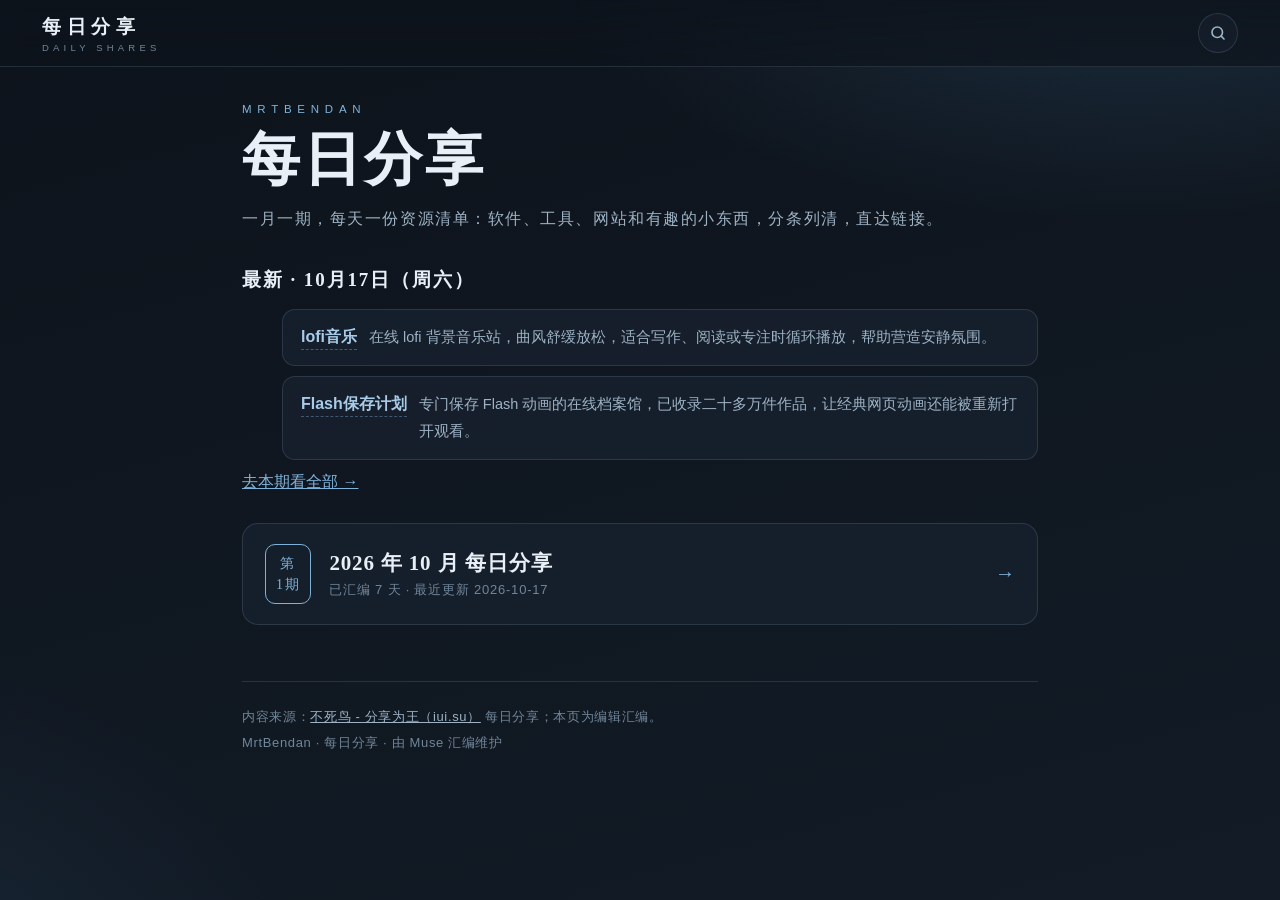
<file: index.html>
<!DOCTYPE html>
<html lang="zh-CN">
<head>
<meta charset="utf-8">
<meta name="viewport" content="width=device-width, initial-scale=1">
<title>MrtBendan · 每日分享</title>
<link rel="stylesheet" href="/style.css">
</head>
<body>
<header class="topbar">
  <a class="brand" href="/">每日分享<small>DAILY SHARES</small></a>
  
  <div class="searchbox" id="searchbox">
    <button class="search-btn" id="searchBtn" aria-label="搜索">
      <svg class="ic-search" viewBox="0 0 24 24" fill="none" stroke="currentColor" stroke-width="2.2" stroke-linecap="round"><circle cx="11" cy="11" r="7"/><path d="M20 20l-3.8-3.8"/></svg>
      <svg class="ic-close" viewBox="0 0 24 24" fill="none" stroke="currentColor" stroke-width="2.2" stroke-linecap="round"><path d="M6 6l12 12M18 6L6 18"/></svg>
    </button>
    <input id="searchInput" type="text" placeholder="搜索资源名或关键词…" autocomplete="off">
    <button class="search-clear" id="searchClear" aria-label="清空">×</button>
  </div>
  <div class="search-panel" id="searchPanel">
    <p class="search-meta" id="searchMeta"></p>
    <ul class="search-results" id="searchResults"></ul>
    <p class="search-empty" id="searchEmpty" style="display:none"></p>
  </div>

</header>
<main class="wrap">
  <p class="kicker">MrtBendan</p>
  <h1 class="title">每日分享</h1>
  <p class="sub">一月一期，每天一份资源清单：软件、工具、网站和有趣的小东西，分条列清，直达链接。</p>
  <section class="latest"><h3>最新 · 10月17日（周六）</h3><ul class="items"><li><a class="name" href="https://lofi.icu/#30" target="_blank" rel="noopener">lofi音乐</a><span class="desc">在线 lofi 背景音乐站，曲风舒缓放松，适合写作、阅读或专注时循环播放，帮助营造安静氛围。</span></li>
<li><a class="name" href="https://flash.homes/" target="_blank" rel="noopener">Flash保存计划</a><span class="desc">专门保存 Flash 动画的在线档案馆，已收录二十多万件作品，让经典网页动画还能被重新打开观看。</span></li></ul><p style="margin-top:12px"><a href="/2026-10.html#d20261017" style="color:var(--accent)">去本期看全部 →</a></p></section>
  <div class="issue-list"><a class="issue-card" href="/2026-10.html"><span class="issue-no">第<br>1期</span><span><h2>2026 年 10 月 每日分享</h2><p>已汇编 7 天 · 最近更新 2026-10-17</p></span><span class="go">→</span></a></div>
  <footer>
    <p>内容来源：<a href="https://iui.su/" target="_blank" rel="noopener">不死鸟 - 分享为王（iui.su）</a> 每日分享；本页为编辑汇编。</p>
    <p>MrtBendan · 每日分享 · 由 Muse 汇编维护</p>
  </footer>
</main>
<script src="/search.js" defer></script>
</body>
</html>
</file>
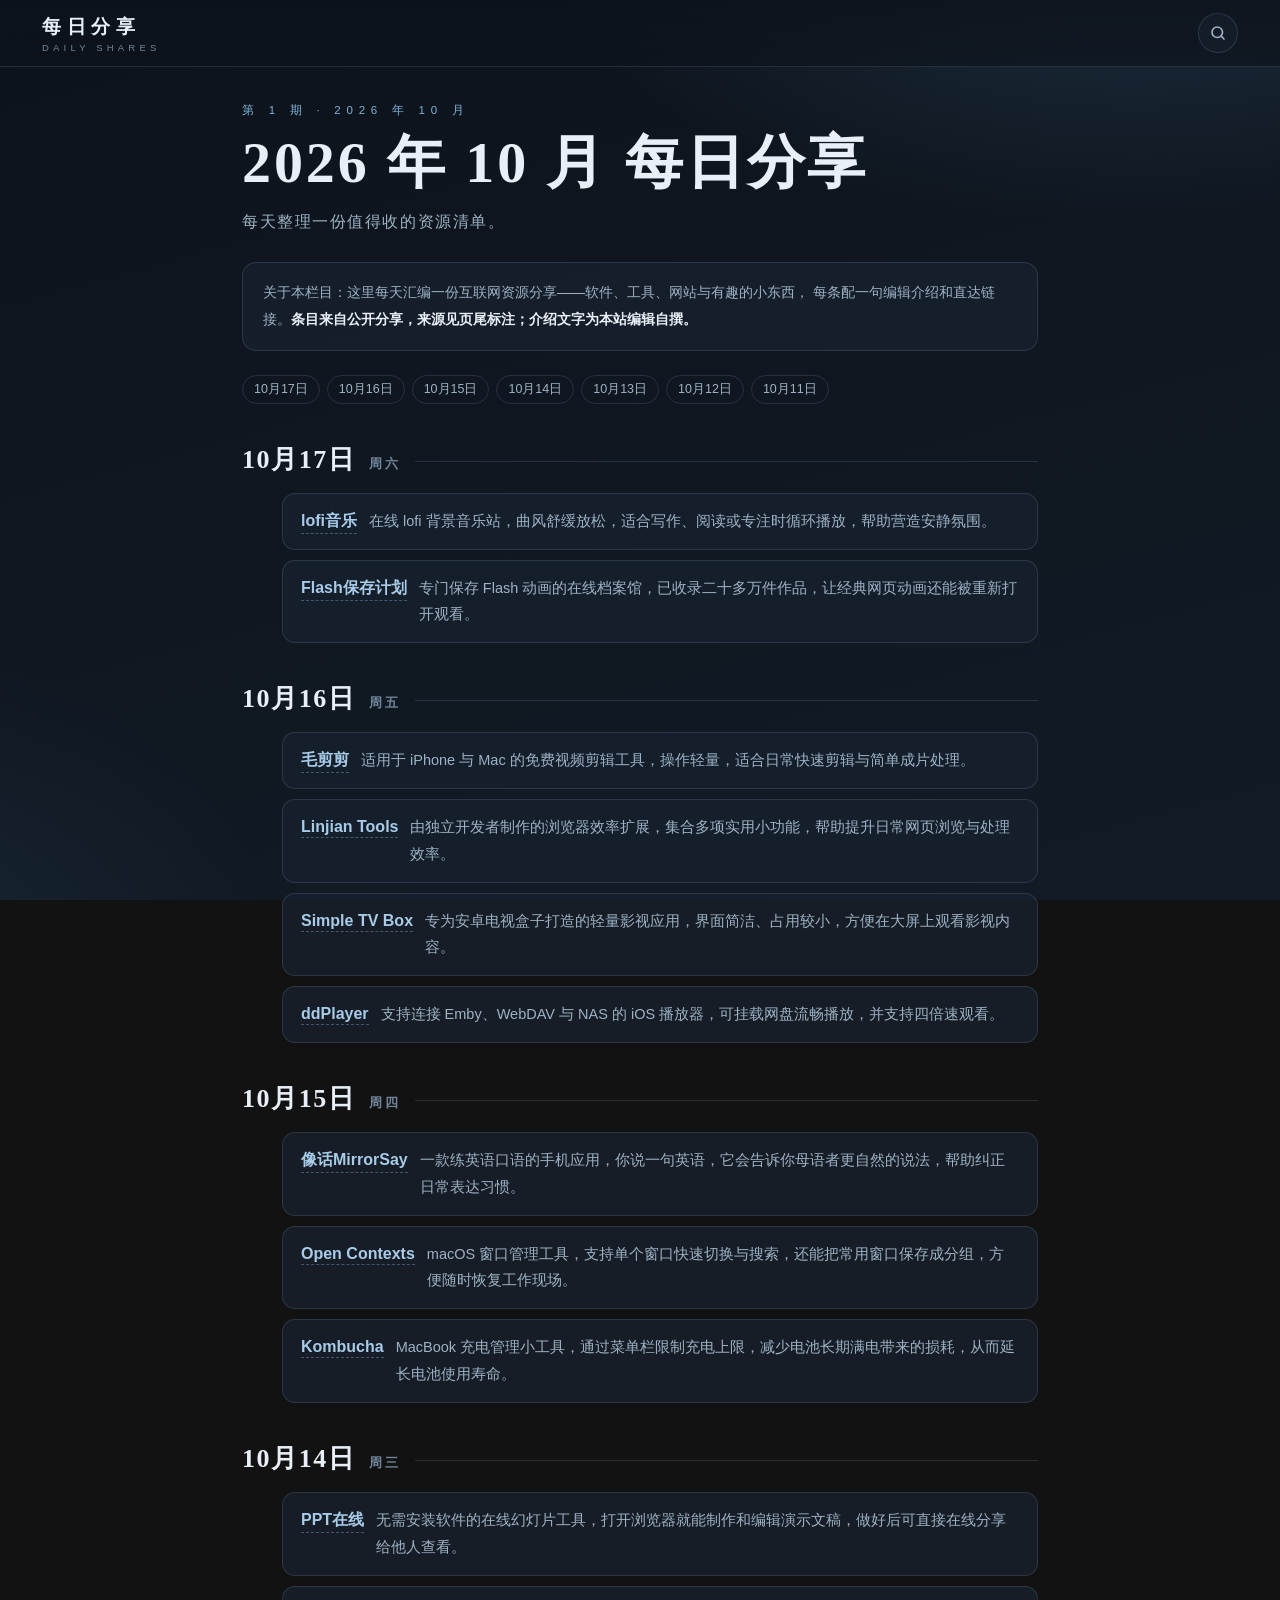
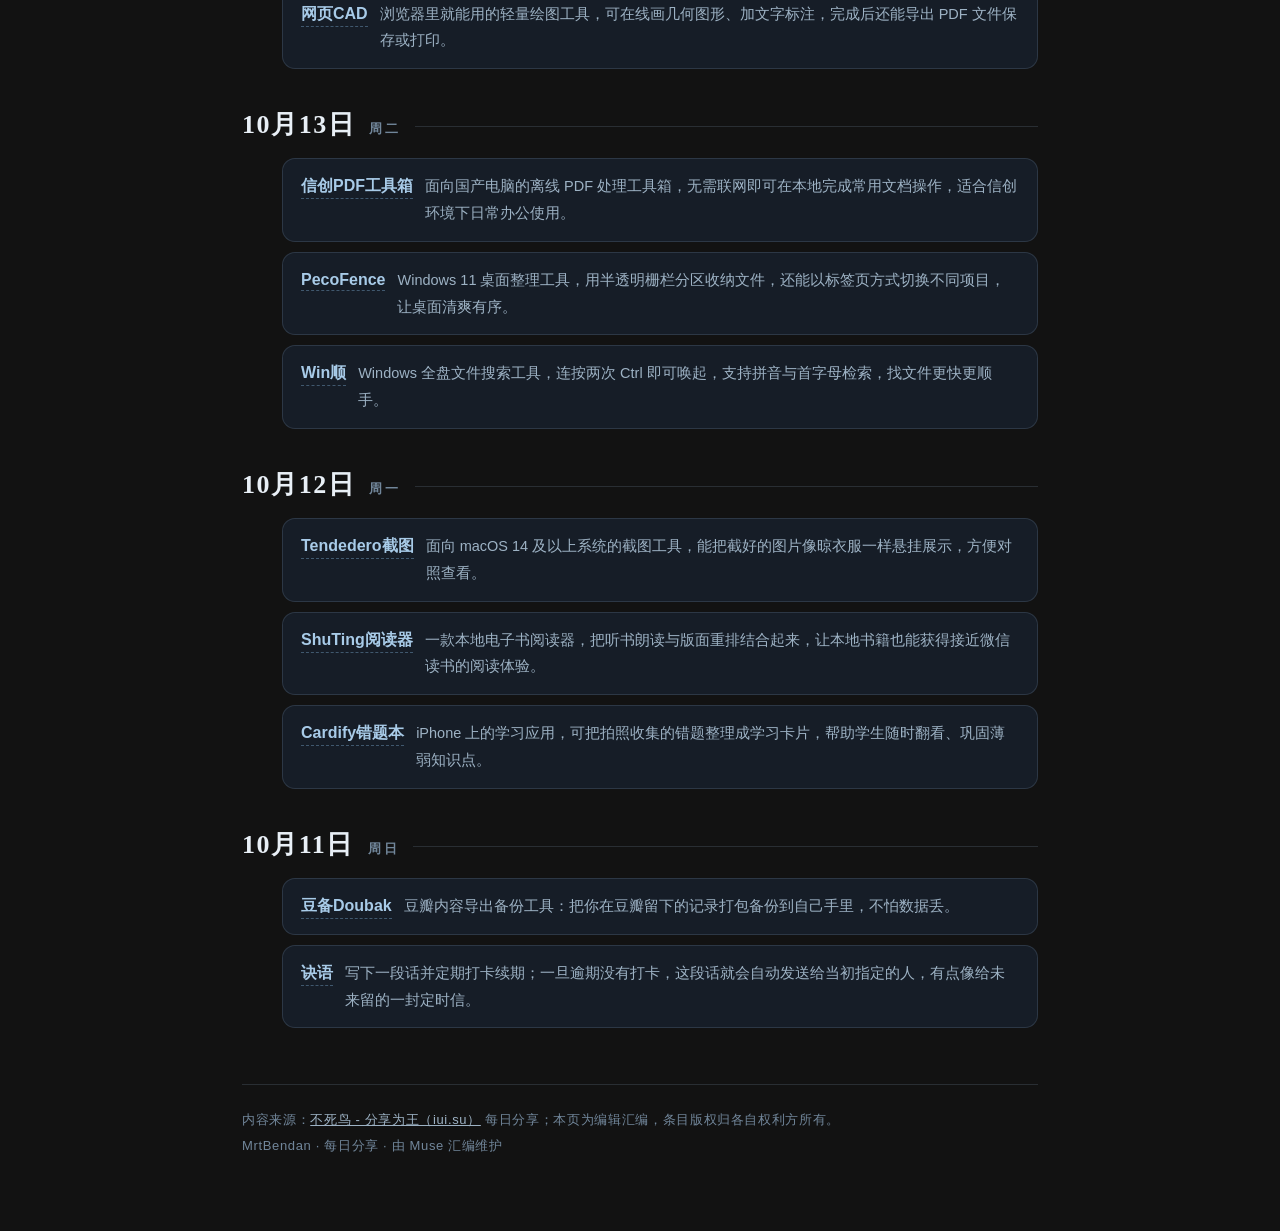
<file: 2026-10.html>
<!DOCTYPE html>
<html lang="zh-CN">
<head>
<meta charset="utf-8">
<meta name="viewport" content="width=device-width, initial-scale=1">
<title>2026 年 10 月 每日分享 · MrtBendan · 每日分享</title>
<link rel="stylesheet" href="/style.css">
</head>
<body>
<header class="topbar">
  <a class="brand" href="/">每日分享<small>DAILY SHARES</small></a>
  
  <div class="searchbox" id="searchbox">
    <button class="search-btn" id="searchBtn" aria-label="搜索">
      <svg class="ic-search" viewBox="0 0 24 24" fill="none" stroke="currentColor" stroke-width="2.2" stroke-linecap="round"><circle cx="11" cy="11" r="7"/><path d="M20 20l-3.8-3.8"/></svg>
      <svg class="ic-close" viewBox="0 0 24 24" fill="none" stroke="currentColor" stroke-width="2.2" stroke-linecap="round"><path d="M6 6l12 12M18 6L6 18"/></svg>
    </button>
    <input id="searchInput" type="text" placeholder="搜索资源名或关键词…" autocomplete="off">
    <button class="search-clear" id="searchClear" aria-label="清空">×</button>
  </div>
  <div class="search-panel" id="searchPanel">
    <p class="search-meta" id="searchMeta"></p>
    <ul class="search-results" id="searchResults"></ul>
    <p class="search-empty" id="searchEmpty" style="display:none"></p>
  </div>

</header>
<main class="wrap">
  <p class="kicker">第 1 期 · 2026 年 10 月</p>
  <h1 class="title">2026 年 10 月 每日分享</h1>
  <p class="sub">每天整理一份值得收的资源清单。</p>
  <div class="about">关于本栏目：这里每天汇编一份互联网资源分享——软件、工具、网站与有趣的小东西，
  每条配一句编辑介绍和直达链接。<b>条目来自公开分享，来源见页尾标注；介绍文字为本站编辑自撰。</b></div>
  <nav class="dayindex"><a href="#d20261017">10月17日</a><a href="#d20261016">10月16日</a><a href="#d20261015">10月15日</a><a href="#d20261014">10月14日</a><a href="#d20261013">10月13日</a><a href="#d20261012">10月12日</a><a href="#d20261011">10月11日</a></nav>
  <section class="day" id="d20261017"><h2>10月17日<span class="dow">周六</span></h2><ul class="items"><li><a class="name" href="https://lofi.icu/#30" target="_blank" rel="noopener">lofi音乐</a><span class="desc">在线 lofi 背景音乐站，曲风舒缓放松，适合写作、阅读或专注时循环播放，帮助营造安静氛围。</span></li>
<li><a class="name" href="https://flash.homes/" target="_blank" rel="noopener">Flash保存计划</a><span class="desc">专门保存 Flash 动画的在线档案馆，已收录二十多万件作品，让经典网页动画还能被重新打开观看。</span></li></ul></section><section class="day" id="d20261016"><h2>10月16日<span class="dow">周五</span></h2><ul class="items"><li><a class="name" href="https://weili.app/apps/maocut/" target="_blank" rel="noopener">毛剪剪</a><span class="desc">适用于 iPhone 与 Mac 的免费视频剪辑工具，操作轻量，适合日常快速剪辑与简单成片处理。</span></li>
<li><a class="name" href="https://linjianxiaoyutools.com/" target="_blank" rel="noopener">Linjian Tools</a><span class="desc">由独立开发者制作的浏览器效率扩展，集合多项实用小功能，帮助提升日常网页浏览与处理效率。</span></li>
<li><a class="name" href="https://github.com/w1lli4m666-droid/Simple-TV-Box/releases" target="_blank" rel="noopener">Simple TV Box</a><span class="desc">专为安卓电视盒子打造的轻量影视应用，界面简洁、占用较小，方便在大屏上观看影视内容。</span></li>
<li><a class="name" href="https://apps.apple.com/cn/app/ddplayer/id6810930763" target="_blank" rel="noopener">ddPlayer</a><span class="desc">支持连接 Emby、WebDAV 与 NAS 的 iOS 播放器，可挂载网盘流畅播放，并支持四倍速观看。</span></li></ul></section><section class="day" id="d20261015"><h2>10月15日<span class="dow">周四</span></h2><ul class="items"><li><a class="name" href="https://mirrorsay.com" target="_blank" rel="noopener">像话MirrorSay</a><span class="desc">一款练英语口语的手机应用，你说一句英语，它会告诉你母语者更自然的说法，帮助纠正日常表达习惯。</span></li>
<li><a class="name" href="https://opencontexts.zshnb.com/zh/" target="_blank" rel="noopener">Open Contexts</a><span class="desc">macOS 窗口管理工具，支持单个窗口快速切换与搜索，还能把常用窗口保存成分组，方便随时恢复工作现场。</span></li>
<li><a class="name" href="https://github.com/askuksov/kombucha" target="_blank" rel="noopener">Kombucha</a><span class="desc">MacBook 充电管理小工具，通过菜单栏限制充电上限，减少电池长期满电带来的损耗，从而延长电池使用寿命。</span></li></ul></section><section class="day" id="d20261014"><h2>10月14日<span class="dow">周三</span></h2><ul class="items"><li><a class="name" href="https://pptonline.co/" target="_blank" rel="noopener">PPT在线</a><span class="desc">无需安装软件的在线幻灯片工具，打开浏览器就能制作和编辑演示文稿，做好后可直接在线分享给他人查看。</span></li>
<li><a class="name" href="https://kulmanlab.com/zh/" target="_blank" rel="noopener">网页CAD</a><span class="desc">浏览器里就能用的轻量绘图工具，可在线画几何图形、加文字标注，完成后还能导出 PDF 文件保存或打印。</span></li></ul></section><section class="day" id="d20261013"><h2>10月13日<span class="dow">周二</span></h2><ul class="items"><li><a class="name" href="https://www.xcpdf.com/" target="_blank" rel="noopener">信创PDF工具箱</a><span class="desc">面向国产电脑的离线 PDF 处理工具箱，无需联网即可在本地完成常用文档操作，适合信创环境下日常办公使用。</span></li>
<li><a class="name" href="https://pecofence.jiang.jp/zh-CN/" target="_blank" rel="noopener">PecoFence</a><span class="desc">Windows 11 桌面整理工具，用半透明栅栏分区收纳文件，还能以标签页方式切换不同项目，让桌面清爽有序。</span></li>
<li><a class="name" href="https://github.com/LingCore/WinShun" target="_blank" rel="noopener">Win顺</a><span class="desc">Windows 全盘文件搜索工具，连按两次 Ctrl 即可唤起，支持拼音与首字母检索，找文件更快更顺手。</span></li></ul></section><section class="day" id="d20261012"><h2>10月12日<span class="dow">周一</span></h2><ul class="items"><li><a class="name" href="https://tendedero.app/" target="_blank" rel="noopener">Tendedero截图</a><span class="desc">面向 macOS 14 及以上系统的截图工具，能把截好的图片像晾衣服一样悬挂展示，方便对照查看。</span></li>
<li><a class="name" href="https://github.com/zanbinxu/shuting" target="_blank" rel="noopener">ShuTing阅读器</a><span class="desc">一款本地电子书阅读器，把听书朗读与版面重排结合起来，让本地书籍也能获得接近微信读书的阅读体验。</span></li>
<li><a class="name" href="https://blynkai.app/cardify/" target="_blank" rel="noopener">Cardify错题本</a><span class="desc">iPhone 上的学习应用，可把拍照收集的错题整理成学习卡片，帮助学生随时翻看、巩固薄弱知识点。</span></li></ul></section><section class="day" id="d20261011"><h2>10月11日<span class="dow">周日</span></h2><ul class="items"><li><a class="name" href="https://doubak.com/" target="_blank" rel="noopener">豆备Doubak</a><span class="desc">豆瓣内容导出备份工具：把你在豆瓣留下的记录打包备份到自己手里，不怕数据丢。</span></li>
<li><a class="name" href="https://www.jueyu.xyz/" target="_blank" rel="noopener">诀语</a><span class="desc">写下一段话并定期打卡续期；一旦逾期没有打卡，这段话就会自动发送给当初指定的人，有点像给未来留的一封定时信。</span></li></ul></section>
  <footer>
    <p>内容来源：<a href="https://iui.su/214/" target="_blank" rel="noopener">不死鸟 - 分享为王（iui.su）</a> 每日分享；本页为编辑汇编，条目版权归各自权利方所有。</p>
    <p>MrtBendan · 每日分享 · 由 Muse 汇编维护</p>
  </footer>
</main>
<script src="/search.js" defer></script>
</body>
</html>
</file>
<file: style.css>
:root{
  color-scheme:dark;
  --bg:#0d131b; --bg2:#121b26; --panel:rgba(24,34,48,.72); --line:rgba(160,190,220,.16);
  --ink:#e8eff6; --ink2:#9db2c4; --ink3:#71869a; --accent:#7fb2d9; --accent2:#a8cbe8;
  --tag:#233246; --ad:#4a3a26;
}
*{margin:0;box-sizing:border-box}
html{scroll-behavior:smooth}
body{
  font-family:"Noto Sans CJK SC","PingFang SC",sans-serif; color:var(--ink); min-height:100vh;
  background:
    radial-gradient(1000px 520px at 88% -10%, rgba(94,164,219,.20), transparent 60%),
    radial-gradient(800px 600px at -12% 108%, rgba(94,164,219,.10), transparent 55%),
    linear-gradient(165deg, var(--bg) 0%, var(--bg2) 100%);
  background-attachment:fixed;
}
a{color:inherit}
.topbar{
  position:sticky; top:0; z-index:50; display:flex; align-items:center; justify-content:space-between;
  padding:13px clamp(16px,4vw,42px); backdrop-filter:blur(12px); -webkit-backdrop-filter:blur(12px);
  background:linear-gradient(180deg, rgba(13,19,27,.88), rgba(13,19,27,.66)); border-bottom:1px solid var(--line);
}
.brand{font-family:"Noto Serif CJK SC","Songti SC",serif; font-weight:700; font-size:19px; letter-spacing:.3em; text-decoration:none}
.brand small{display:block; font-family:"Noto Sans CJK SC",sans-serif; font-weight:400; font-size:9.5px; letter-spacing:.44em; color:var(--ink3); margin-top:2px}
.topnav{display:flex; gap:8px}
.topnav a{font-size:13.5px; padding:7px 14px; border-radius:999px; border:1px solid var(--line); text-decoration:none; color:var(--ink2); transition:all .25s}
.topnav a:hover{color:var(--ink); border-color:var(--accent); transform:translateY(-1px)}
.wrap{max-width:860px; margin:0 auto; padding:clamp(22px,4vh,44px) clamp(16px,4vw,32px) 72px}
.kicker{font-size:11.5px; letter-spacing:.5em; color:var(--accent); text-transform:uppercase}
h1.title{
  font-family:"Noto Serif CJK SC","Songti SC",serif; font-size:clamp(38px,7vw,58px); line-height:1.15;
  letter-spacing:.05em; margin:12px 0 10px; font-weight:900;
}
.sub{color:var(--ink2); font-size:15.5px; letter-spacing:.1em; line-height:1.9}
.about{
  margin:26px 0 8px; padding:16px 20px; border:1px solid var(--line); border-radius:14px;
  background:var(--panel); color:var(--ink2); font-size:14px; line-height:1.95;
}
.about b{color:var(--ink)}
.issue-list{display:grid; gap:14px; margin-top:30px}
.issue-card{
  display:flex; align-items:center; gap:18px; padding:20px 22px; border:1px solid var(--line); border-radius:16px;
  background:var(--panel); text-decoration:none; transition:transform .25s, border-color .25s;
}
.issue-card:hover{transform:translateY(-2px); border-color:var(--accent)}
.issue-no{
  flex:none; font-family:"Noto Serif CJK SC",serif; font-size:14px; color:var(--accent);
  border:1px solid var(--accent); border-radius:10px; padding:8px 10px; letter-spacing:.12em; text-align:center; line-height:1.5;
}
.issue-card h2{font-family:"Noto Serif CJK SC",serif; font-size:21px; letter-spacing:.04em}
.issue-card p{color:var(--ink3); font-size:13px; margin-top:4px; letter-spacing:.06em}
.issue-card .go{margin-left:auto; color:var(--accent); font-size:20px; flex:none}
.dayindex{display:flex; flex-wrap:wrap; gap:7px; margin:24px 0 4px}
.dayindex a{
  font-size:12.5px; padding:5px 11px; border-radius:999px; border:1px solid var(--line);
  color:var(--ink2); text-decoration:none; transition:all .2s;
}
.dayindex a:hover{border-color:var(--accent); color:var(--ink)}
.day{margin-top:38px; scroll-margin-top:84px}
.day h2{
  font-family:"Noto Serif CJK SC",serif; font-size:26px; letter-spacing:.06em;
  display:flex; align-items:baseline; gap:14px;
}
.day h2 .dow{font-family:"Noto Sans CJK SC",sans-serif; font-size:13px; color:var(--ink3); letter-spacing:.2em}
.day h2::after{content:""; flex:1; height:1px; background:var(--line); transform:translateY(-6px)}
.items{list-style:none; margin-top:16px; display:grid; gap:10px}
.items li{
  display:flex; gap:12px; align-items:baseline; padding:14px 18px; border:1px solid var(--line);
  border-radius:13px; background:var(--panel); transition:border-color .2s, transform .2s;
}
.items li:hover{border-color:rgba(127,178,217,.5); transform:translateX(3px)}
.items a.name{
  flex:none; font-weight:700; font-size:16px; color:var(--accent2); text-decoration:none;
  border-bottom:1px dashed rgba(127,178,217,.4); padding-bottom:1px;
}
.items a.name:hover{color:#fff}
.items .desc{color:var(--ink2); font-size:14.5px; line-height:1.85}
.items .tag{
  flex:none; font-size:11px; letter-spacing:.14em; padding:3px 9px; border-radius:99px;
  background:var(--tag); color:var(--ink2); transform:translateY(-1px);
}
.items .tag.ad{background:var(--ad); color:#e8c98a}
footer{margin-top:56px; padding-top:22px; border-top:1px solid var(--line); color:var(--ink3); font-size:13px; line-height:2; letter-spacing:.05em}
footer a{color:var(--ink2)}
.latest{margin-top:34px}
.latest h3{font-family:"Noto Serif CJK SC",serif; font-size:19px; letter-spacing:.1em; margin-bottom:6px; color:var(--ink)}
@media (max-width:560px){
  .items li{flex-wrap:wrap}
  .issue-card{gap:12px; padding:16px}
}

/* —— 搜索（组件1 搜索框展开 + 组件4 图标变形）—— */
.topbar{transition:box-shadow .3s}
.topright{display:flex; align-items:center; gap:14px}
.topnav{transition:opacity .25s ease, transform .25s ease}
.topbar.searching .topnav{opacity:0; transform:translateX(8px); pointer-events:none; position:absolute; visibility:hidden}
.searchbox{
  position:relative; display:flex; align-items:center; height:40px; width:40px; flex:none;
  border:1px solid var(--line); border-radius:999px; background:rgba(24,34,48,.5); overflow:hidden;
  transition:width .32s cubic-bezier(.22,.8,.28,1), border-color .25s, background .25s;
}
.searchbox.open{width:min(400px,58vw); border-color:var(--accent); background:rgba(24,34,48,.9)}
.search-btn{
  flex:none; width:38px; height:38px; border:0; background:transparent; color:var(--ink2); cursor:pointer;
  display:grid; place-items:center; position:relative;
}
.search-btn svg{position:absolute; width:18px; height:18px; transition:opacity .22s, transform .3s cubic-bezier(.22,.8,.28,1)}
.search-btn .ic-close{opacity:0; transform:rotate(-70deg) scale(.6)}
.searchbox.open .search-btn .ic-search{opacity:0; transform:rotate(70deg) scale(.6)}
.searchbox.open .search-btn .ic-close{opacity:1; transform:rotate(0) scale(1)}
.searchbox input{
  flex:1; min-width:0; border:0; outline:0; background:transparent; color:var(--ink);
  font-size:14.5px; opacity:0; transition:opacity .2s ease .08s; padding-right:4px;
}
.searchbox.open input{opacity:1}
.searchbox input::placeholder{color:var(--ink3)}
.search-clear{
  flex:none; width:28px; height:28px; margin-right:6px; border:0; border-radius:50%; cursor:pointer;
  background:var(--tag); color:var(--ink2); font-size:15px; line-height:1; display:none;
}
.searchbox.has-text .search-clear{display:block}
.search-panel{
  position:absolute; left:0; right:0; top:100%; padding:10px clamp(12px,3vw,32px) 14px;
  background:linear-gradient(180deg, rgba(13,19,27,.96), rgba(15,22,32,.94));
  border-bottom:1px solid var(--line); backdrop-filter:blur(14px); -webkit-backdrop-filter:blur(14px);
  opacity:0; transform:translateY(-6px); pointer-events:none; transition:opacity .22s ease, transform .28s cubic-bezier(.22,.8,.28,1);
  max-height:min(66vh,540px); overflow:auto;
}
.search-panel.show{opacity:1; transform:translateY(0); pointer-events:auto}
.search-meta{max-width:860px; margin:2px auto 8px; color:var(--ink3); font-size:12.5px; letter-spacing:.12em}
.search-results{max-width:860px; margin:0 auto; list-style:none; display:grid; gap:8px}
.search-results a{
  display:flex; gap:12px; align-items:baseline; padding:11px 15px; border:1px solid var(--line);
  border-radius:11px; background:var(--panel); text-decoration:none; transition:border-color .2s, transform .2s;
}
.search-results a:hover{border-color:var(--accent); transform:translateX(3px)}
.search-results .rname{flex:none; font-weight:700; color:var(--accent2); font-size:15px}
.search-results .rname mark{background:rgba(127,178,217,.35); color:#fff; border-radius:3px; padding:0 1px}
.search-results .rdesc{color:var(--ink2); font-size:13.5px; line-height:1.7; overflow:hidden; display:-webkit-box; -webkit-line-clamp:2; -webkit-box-orient:vertical}
.search-results .rdate{flex:none; color:var(--ink3); font-size:12px; letter-spacing:.08em}
.search-empty{max-width:860px; margin:6px auto; color:var(--ink2); font-size:14px; padding:10px 2px}
.day:target{animation:dayflash 1.8s ease-out}
@keyframes dayflash{0%{background:rgba(127,178,217,.14); border-radius:14px}100%{background:transparent}}
@media (max-width:560px){
  .searchbox.open{width:calc(100vw - 120px)}
  .brand small{display:none}
}
@media (prefers-reduced-motion:reduce){
  .searchbox, .search-panel, .search-btn svg, .topnav{transition:none}
  .day:target{animation:none}
  html{scroll-behavior:auto}
}
</file>
